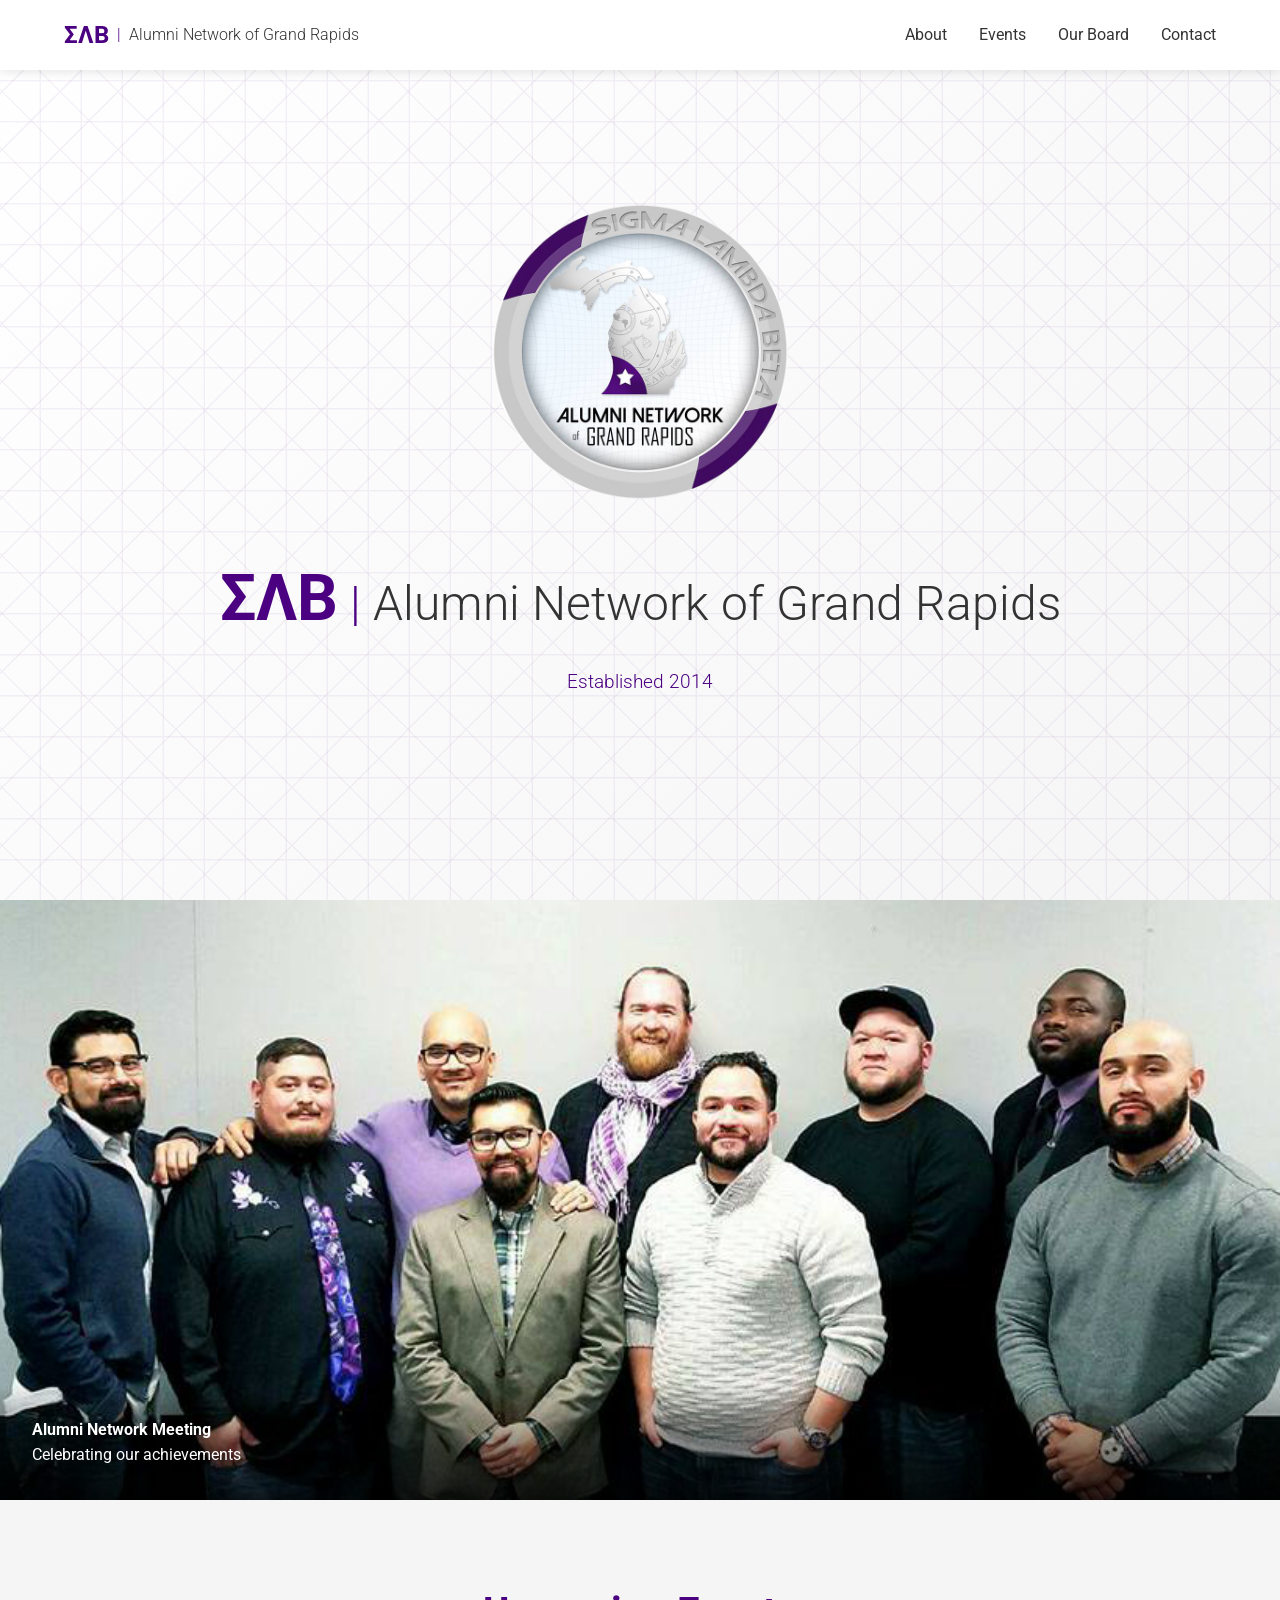
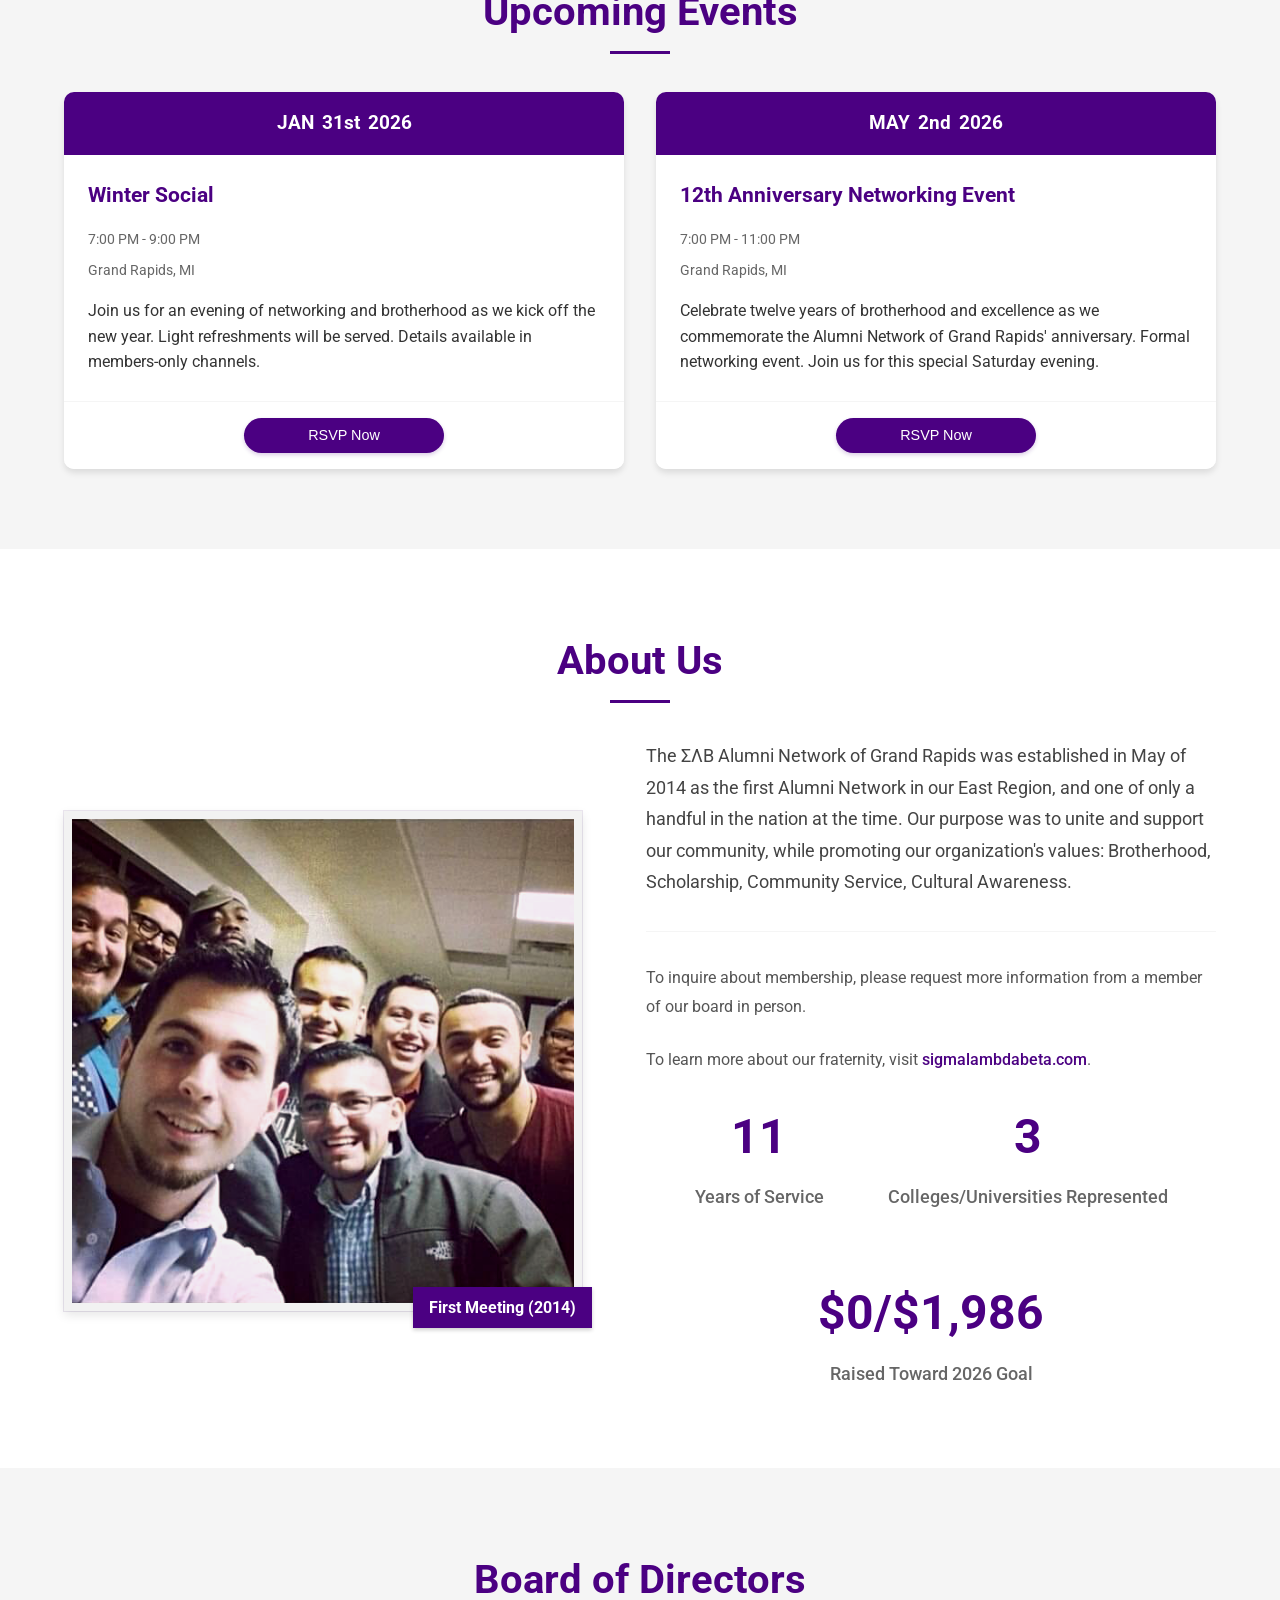
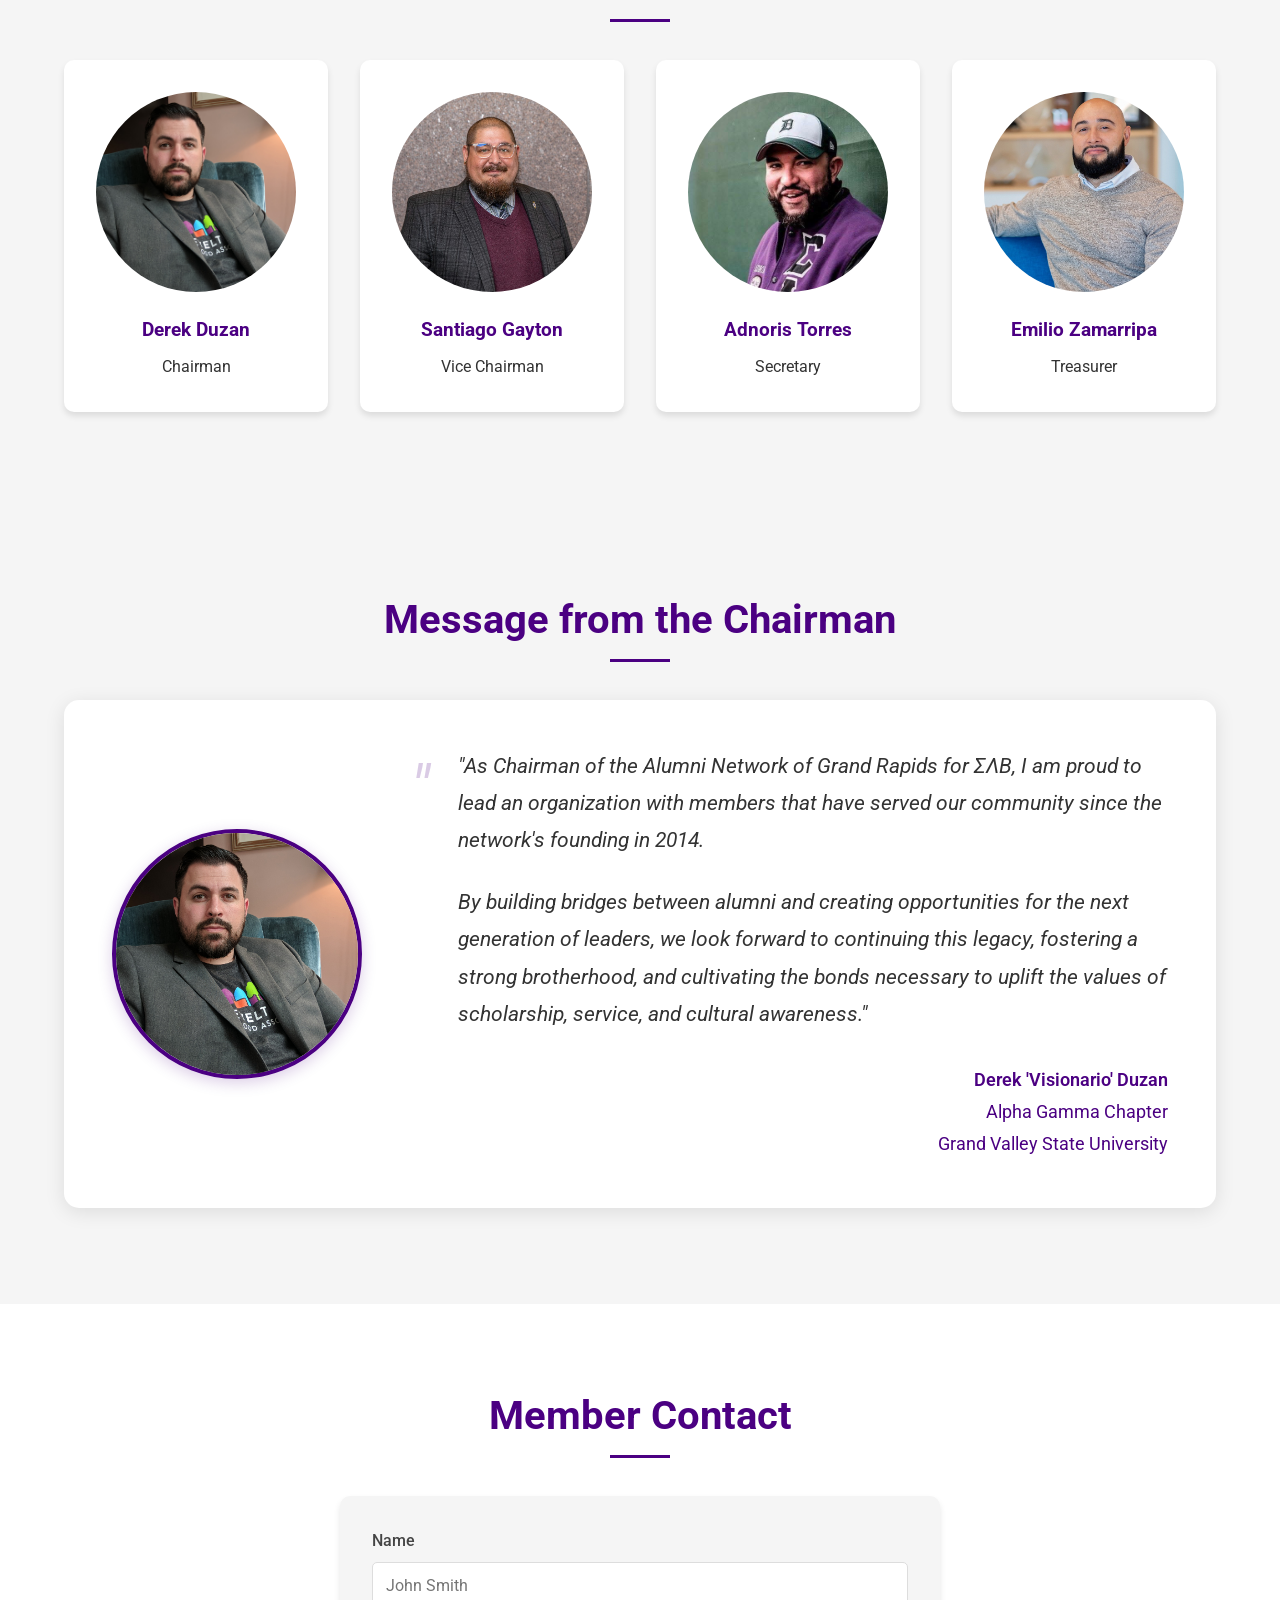
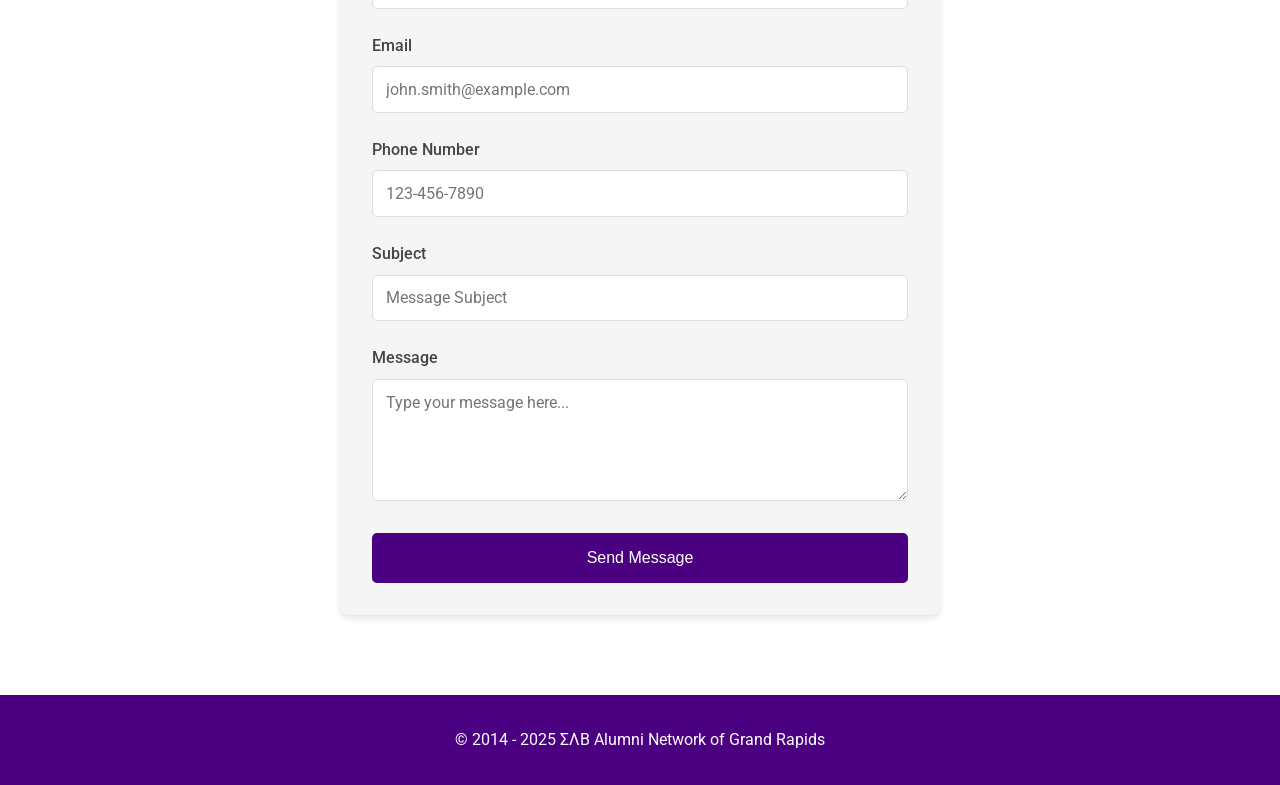
<file: index.html>
<!DOCTYPE html>
<html lang="en">
<head>
    <meta charset="UTF-8">
    <meta name="viewport" content="width=device-width, initial-scale=1.0">
    <title>ΣΛΒ | Alumni Network of Grand Rapids</title>
    <link rel="stylesheet" href="styles.css">
    <link rel="preconnect" href="https://fonts.googleapis.com">
    <link rel="preconnect" href="https://fonts.gstatic.com" crossorigin>
    <link href="https://fonts.googleapis.com/css2?family=Roboto:wght@300;400;700&display=swap" rel="stylesheet">
    <script src="script.js" defer></script>
</head>
<body>
    <header>
        <nav class="navbar">
            <div class="logo">
                <span class="greek-letters">ΣΛΒ</span>
                <span class="separator">|</span>
                <span class="network-name">Alumni Network of Grand Rapids</span>
            </div>
            <div class="nav-links">
                <a href="#about">About</a>
                <a href="#events">Events</a>
                <a href="#membership">Our Board</a>
                <a href="#contact">Contact</a>
            </div>
            <div class="menu-toggle">
                <span></span>
                <span></span>
                <span></span>
            </div>
        </nav>
    </header>

    <main>
        <section class="hero">
            <div class="hero-content">
                <img 
                    src="images/logo.png" 
                    alt="ΣΛΒ Alumni Network of Grand Rapids Logo" 
                    class="hero-logo"
                    onload="console.log('Image loaded successfully')"
                    onerror="console.log('Error loading image. Path attempted:', this.src)">
                <h1>
                    <span class="greek-letters">ΣΛΒ</span>
                    <span class="separator">|</span>
                    <span class="network-name">Alumni Network of Grand Rapids</span>
                </h1>
                <p class="subtitle">Established 2014</p>
            </div>
        </section>

        <section class="gallery" id="events">
            <div class="container">
                <div class="carousel-container">
                    <div class="carousel-track-container">
                        <div class="carousel-track">
                            <!-- Original slides -->
                            <div class="carousel-slide">
                                <img src="images/about.png" alt="Alumni Network Meeting">
                                <div class="carousel-caption">
                                    <h4>Alumni Network Meeting</h4>
                                    <p>Celebrating our achievements</p>
                                </div>
                            </div>
                            <div class="carousel-slide">
                                <img src="images/meeting3.jpg" alt="Volunteering">
                                <div class="carousel-caption">
                                    <h4>Volunteering</h4>
                                    <p>Supporting the next generation</p>
                                </div>
                            </div>
                            <div class="carousel-slide">
                                <img src="images/volunteer1.png" alt="Volunteering with Laker Familia">
                                <div class="carousel-caption">
                                    <h4>Community Service</h4>
                                    <p>Volunteering with Laker Familia at GVSU</p>
                                </div>
                            </div>
                            <div class="carousel-slide">
                                <img src="images/holidayparty.png" alt="Holiday Party">
                                <div class="carousel-caption">
                                    <h4>Holiday Gathering</h4>
                                    <p>Brothers celebrating the season together in Grand Rapids</p>
                                </div>
                            </div>
                            <div class="carousel-slide">
                                <img src="images/meeting2.jpg" alt="Brother Social">
                                <div class="carousel-caption">
                                    <h4>Brother Social</h4>
                                    <p>Growing together professionally</p>
                                </div>
                            </div>
                            <!-- Original slide -->
                            <div class="carousel-slide">
                                <img src="images/fundraise1.png" alt="Fundraiser for Clubhouse International">
                                <div class="carousel-caption">
                                    <h4>Philanthropy</h4>
                                    <p>Fundraising event supporting Clubhouse International</p>
                                </div>
                            </div>
                            <!-- Duplicate all slides for seamless loop -->
                            <div class="carousel-slide">
                                <img src="images/about.png" alt="Alumni Network Meeting">
                                <div class="carousel-caption">
                                    <h4>Alumni Network Meeting</h4>
                                    <p>Celebrating our achievements</p>
                                </div>
                            </div>
                            <div class="carousel-slide">
                                <img src="images/meeting3.jpg" alt="Volunteering">
                                <div class="carousel-caption">
                                    <h4>Volunteering</h4>
                                    <p>Supporting the next generation</p>
                                </div>
                            </div>
                            <div class="carousel-slide">
                                <img src="images/volunteer2.jpg" alt="Volunteering Event">
                                <div class="carousel-caption">
                                    <h4>Community Outreach</h4>
                                    <p>Brothers giving back to West Michigan</p>
                                </div>
                            </div>
                            <div class="carousel-slide">
                                <img src="images/holidayparty.png" alt="Holiday Party">
                                <div class="carousel-caption">
                                    <h4>Holiday Gathering</h4>
                                    <p>Brothers celebrating the season together in Grand Rapids</p>
                                </div>
                            </div>
                            <div class="carousel-slide">
                                <img src="images/meeting2.jpg" alt="Brother Social">
                                <div class="carousel-caption">
                                    <h4>Brother Social</h4>
                                    <p>Growing together professionally</p>
                                </div>
                            </div>
                            <div class="carousel-slide">
                                <img src="images/meeting3.jpg" alt="Volunteering">
                                <div class="carousel-caption">
                                    <h4>Volunteering</h4>
                                    <p>Supporting the next generation</p>
                                </div>
                            </div>
                            <div class="carousel-slide">
                                <img src="images/about.png" alt="Alumni Network Meeting">
                                <div class="carousel-caption">
                                    <h4>Alumni Network Meeting</h4>
                                    <p>Celebrating our achievements</p>
                                </div>
                            </div>
                            <div class="carousel-slide">
                                <img src="images/fundraise1.png" alt="Fundraiser for Clubhouse International">
                                <div class="carousel-caption">
                                    <h4>Philanthropy</h4>
                                    <p>Fundraising event supporting Clubhouse International</p>
                                </div>
                            </div>
                        </div>
                    </div>
                </div>
            </div>
        </section>

        <section class="upcoming-events">
            <div class="container">
                <h2>Upcoming Events</h2>
                <div class="events-grid">
                    <div class="event-card">
                        <div class="event-date">
                            <span class="month">JAN</span>
                            <span class="day">31st</span>
                            <span class="year">2026</span>
                        </div>
                        <div class="event-details">
                            <h3>Winter Social</h3>
                            <p class="event-time"><i class="far fa-clock"></i> 7:00 PM - 9:00 PM</p>
                            <p class="event-location"><i class="fas fa-map-marker-alt"></i> Grand Rapids, MI</p>
                            <p class="event-description">Join us for an evening of networking and brotherhood as we kick off the new year. Light refreshments will be served. Details available in members-only channels.</p>
                        </div>
                        <div class="event-actions">
                            <button class="rsvp-btn" onclick="handleRSVP(this)" 
                                data-event-name="Winter Social Mixer" 
                                data-event-date="2026-01-31" 
                                data-event-time="19:00" 
                                data-event-location="Grand Rapids, MI">RSVP Now</button>
                        </div>
                    </div>
                    <div class="event-card">
                        <div class="event-date">
                            <span class="month">MAY</span>
                            <span class="day">2nd</span>
                            <span class="year">2026</span>
                        </div>
                        <div class="event-details">
                            <h3>12th Anniversary Networking Event</h3>
                            <p class="event-time"><i class="far fa-clock"></i> 7:00 PM - 11:00 PM</p>
                            <p class="event-location"><i class="fas fa-map-marker-alt"></i> Grand Rapids, MI</p>
                            <p class="event-description">Celebrate twelve years of brotherhood and excellence as we commemorate the Alumni Network of Grand Rapids' anniversary. Formal networking event. Join us for this special Saturday evening.</p>
                        </div>
                        <div class="event-actions">
                            <button class="rsvp-btn" onclick="handleRSVP(this)"
                                data-event-name="12th Anniversary Gala"
                                data-event-date="2026-05-02"
                                data-event-time="19:00"
                                data-event-location="Grand Rapids, MI">RSVP Now</button>
                        </div>
                    </div>
                </div>
            </div>
        </section>

        <section class="about" id="about">
            <div class="container">
                <h2>About Us</h2>
                <div class="about-content">
                    <div class="about-image">
                        <img src="images/about2.png" alt="Brotherhood Community Service">
                    </div>
                    <div class="about-main">
                        <div class="about-text">
                            <p>The ΣΛΒ Alumni Network of Grand Rapids was established in May of 2014 as the first Alumni Network in our East Region, and one of only a handful in the nation at the time. Our purpose was to unite and support our community, while promoting our organization's values: Brotherhood, Scholarship, Community Service, Cultural Awareness.</p>
                            <div class="membership-info">
                                <p>To inquire about membership, please request more information from a member of our board in person.</p>
                                <p>To learn more about our fraternity, visit <a href="https://sigmalambdabeta.com" target="_blank" rel="noopener noreferrer">sigmalambdabeta.com</a>.</p>
                            </div>
                        </div>
                        <div class="about-stats">
                            <div class="stat-item">
                                <span class="stat-number">11</span>
                                <span class="stat-label">Years of Service</span>
                            </div>
                            <div class="stat-item">
                                <span class="stat-number">3</span>
                                <span class="stat-label">Colleges/Universities Represented</span>
                            </div>
                            <div class="stat-item">
                                <span class="stat-number">$0/$1,986</span>
                                <span class="stat-label">Raised Toward 2026 Goal</span>
                            </div>
                        </div>
                    </div>
                </div>
            </div>
        </section>

        <section class="board" id="membership">
            <div class="container">
                <h2>Board of Directors</h2>
                <div class="board-grid">
                    <div class="board-member">
                        <img src="images/chairman.jpg" alt="Chairman">
                        <h3>Derek Duzan</h3>
                        <p>Chairman</p>
                    </div>
                    <div class="board-member">
                        <img src="images/vicechairman.png" alt="Vice Chairman">
                        <h3>Santiago Gayton</h3>
                        <p>Vice Chairman</p>
                    </div>
                    <div class="board-member">
                        <img src="images/secretary.png" alt="Secretary">
                        <h3>Adnoris Torres</h3>
                        <p>Secretary</p>
                    </div>
                    <div class="board-member">
                        <img src="images/treasurer.png" alt="Treasurer">
                        <h3>Emilio Zamarripa</h3>
                        <p>Treasurer</p>
                    </div>
                </div>
            </div>
        </section>

        <section class="chairman-message">
            <div class="container">
                <h2>Message from the Chairman</h2>
                <div class="message-content">
                    <img src="images/chairman.jpg" alt="Chairman" class="chairman-photo">
                    <blockquote>
                        <p>"As Chairman of the Alumni Network of Grand Rapids for ΣΛΒ, I am proud to lead an organization with members that have served our community since the network's founding in 2014.</p>
                        <p>By building bridges between alumni and creating opportunities for the next generation of leaders, we look forward to continuing this legacy, fostering a strong brotherhood, and cultivating the bonds necessary to uplift the values of scholarship, service, and cultural awareness."</p>
                        <footer>
                            <strong>Derek 'Visionario' Duzan</strong><br>
                            Alpha Gamma Chapter<br>
                            Grand Valley State University
                        </footer>
                    </blockquote>
                </div>
            </div>
        </section>

        <section class="contact" id="contact">
            <div class="container">
                <h2>Member Contact</h2>
                <div class="contact-content">
                    <form class="contact-form" id="contactForm" onsubmit="sendEmail(event)">
                        <div class="form-group">
                            <label for="name">Name</label>
                            <input type="text" id="name" name="name" placeholder="John Smith" required>
                        </div>
                        <div class="form-group">
                            <label for="email">Email</label>
                            <input type="email" id="email" name="email" placeholder="john.smith@example.com" required>
                        </div>
                        <div class="form-group">
                            <label for="phone">Phone Number</label>
                            <input type="tel" id="phone" name="phone" pattern="[0-9]{3}-[0-9]{3}-[0-9]{4}" placeholder="123-456-7890" required>
                        </div>
                        <div class="form-group">
                            <label for="subject">Subject</label>
                            <input type="text" id="subject" name="subject" placeholder="Message Subject" required>
                        </div>
                        <div class="form-group">
                            <label for="message">Message</label>
                            <textarea id="message" name="message" rows="5" placeholder="Type your message here..." required></textarea>
                        </div>
                        <button type="submit" class="submit-btn">Send Message</button>
                    </form>
                </div>
            </div>
        </section>
    </main>

    <footer>
        <p>&copy; 2014 - 2025 ΣΛΒ Alumni Network of Grand Rapids</p>
    </footer>

    <button class="back-to-top" onclick="window.scrollTo({top: 0, behavior: 'smooth'})">
        ↑
    </button>

    <script>
        // Show/hide back to top button based on scroll position
        window.addEventListener('scroll', function() {
            const backToTop = document.querySelector('.back-to-top');
            if (window.scrollY > 300) {
                backToTop.classList.add('visible');
            } else {
                backToTop.classList.remove('visible');
            }
        });
    </script>
</body>
</html>
</file>
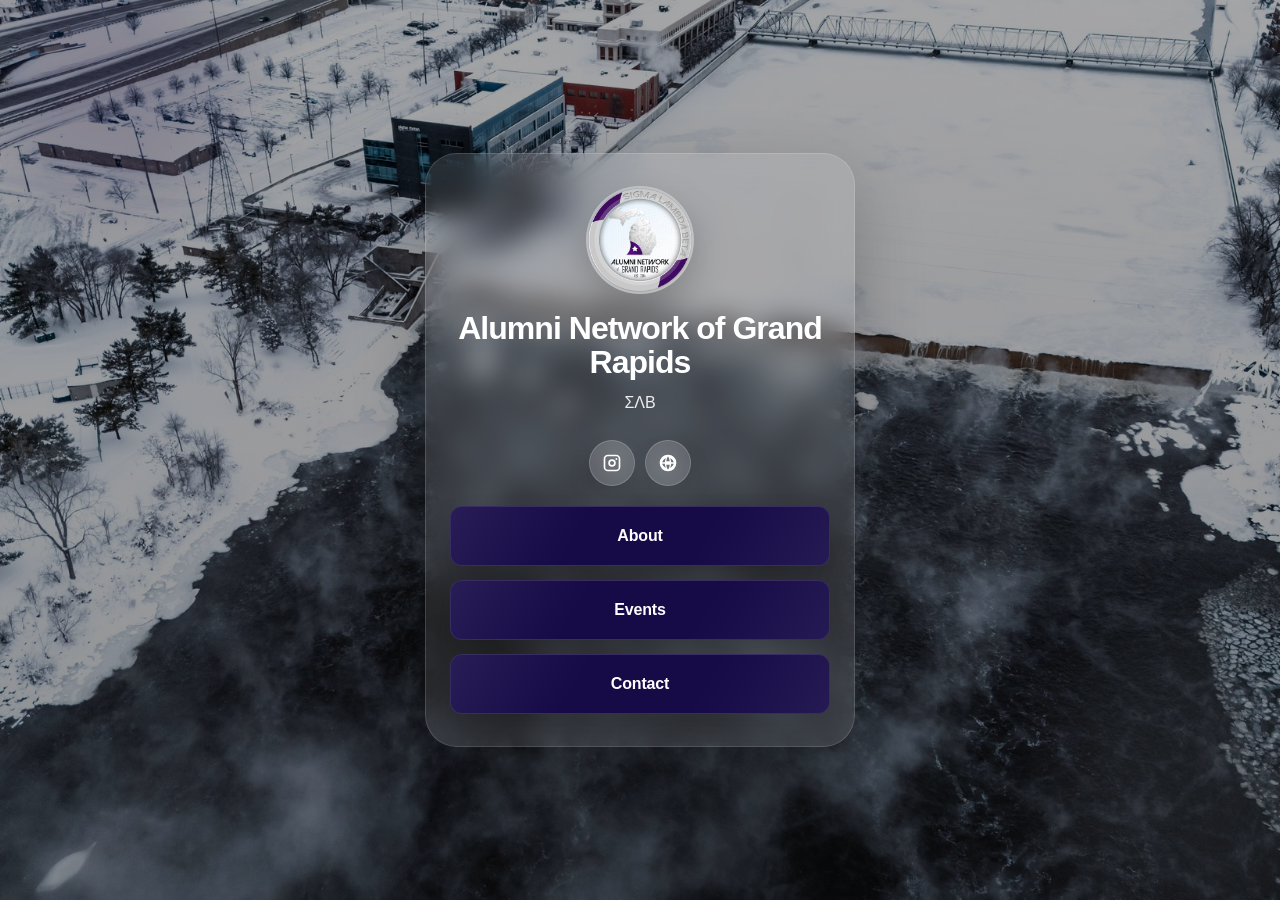
<file: landing/index.html>
<!DOCTYPE html>
<html lang="en">
<head>
  <meta charset="UTF-8" />
  <meta name="viewport" content="width=device-width, initial-scale=1.0" />
  <title>Alumni Network of Grand Rapids</title>
  <style>
    * { box-sizing: border-box; }
    html, body { margin: 0; min-height: 100%; }
    body {
      font-family: Inter, Arial, sans-serif;
      color: #ffffff;
      background: linear-gradient(rgba(0,0,0,.35), rgba(0,0,0,.42)), url('assets/background.jpg') center/cover no-repeat, linear-gradient(135deg, rgba(17, 24, 39, 0.92), rgba(65, 70, 82, 0.72));
      min-height: 100vh;
      display: flex;
      align-items: center;
      justify-content: center;
      padding: 28px;
      position: relative;
      overflow-x: hidden;
    }
    body::before,
    body::after {
      content: "";
      position: fixed;
      border-radius: 999px;
      filter: blur(40px);
      pointer-events: none;
      opacity: .18;
    }
    body::before {
      width: 260px;
      height: 260px;
      background: #160a47;
      top: -40px;
      left: -20px;
    }
    body::after {
      width: 300px;
      height: 300px;
      background: #585d68;
      right: -60px;
      bottom: -40px;
    }
    .page {
      width: 100%;
      max-width: 430px;
      padding: 32px 24px;
      border-radius: 32px;
      border: 1px solid rgba(255,255,255,.14);
      background: linear-gradient(180deg, rgba(255,255,255,.12), rgba(255,255,255,.06));
      box-shadow: 0 28px 70px rgba(0,0,0,.24);
      backdrop-filter: blur(14px);
      -webkit-backdrop-filter: blur(14px);
      background: rgba(255,255,255,0.10);
      text-align: center;
      position: relative;
      z-index: 1;
    }
    .logo {
      width: 108px;
      height: 108px;
      margin: 0 auto 18px;
      border-radius: 999px;
      overflow: hidden;
      border: 2px solid rgba(255,255,255,.22);
      box-shadow: 0 16px 36px rgba(0,0,0,.22);
      background: rgba(255,255,255,.12);
    }
    .logo img {
      display: block;
      width: 100%;
      height: 100%;
      object-fit: cover;
    }
    h1 {
      margin: 0 0 12px;
      font-size: 2rem;
      line-height: 1.05;
      letter-spacing: -.03em;
    }
    p {
      margin: 0 auto 24px;
      line-height: 1.55;
      white-space: pre-wrap;
      color: rgba(255,255,255,.9);
      max-width: 28ch;
    }
    .socials {
      display: flex;
      flex-wrap: wrap;
      justify-content: center;
      gap: 10px;
      margin: 0 0 20px;
    }
    .social-link {
      width: 46px;
      height: 46px;
      border-radius: 999px;
      display: inline-flex;
      align-items: center;
      justify-content: center;
      text-decoration: none;
      color: #ffffff;
      background: rgba(255,255,255,.12);
      border: 1px solid rgba(255,255,255,.18);
      backdrop-filter: blur(10px);
      box-shadow: 0 12px 24px rgba(0,0,0,.12);
      transition: transform .18s ease, opacity .18s ease, box-shadow .18s ease;
    }
    .social-link:hover {
      transform: translateY(-2px);
      opacity: .95;
      box-shadow: 0 16px 30px rgba(0,0,0,.16);
    }
    .social-link svg {
      width: 20px;
      height: 20px;
      fill: currentColor;
    }
    .links {
      display: grid;
      gap: 14px;
    }
    .link-btn {
      display: flex;
      align-items: center;
      justify-content: center;
      min-height: 60px;
      padding: 14px 18px;
      text-decoration: none;
      font-weight: 800;
      letter-spacing: -.01em;
      border-radius: 12px;
      background: #160a47;
      color: #ffffff;
      border: 1px solid rgba(255,255,255,.14);
      box-shadow: 0 14px 24px rgba(0,0,0,.16);
      transition: transform .22s ease, box-shadow .22s ease, opacity .22s ease, border-color .22s ease;
      position: relative;
      overflow: hidden;
    }
    .link-btn::before {
      content: "";
      position: absolute;
      inset: 0;
      background: linear-gradient(120deg, rgba(255,255,255,0.14), transparent 35%, transparent 65%, rgba(255,255,255,0.12));
      opacity: .55;
      pointer-events: none;
    }
    .label-stack {
      display: block;
      line-height: 1.1;
      transition: transform .24s ease;
      position: relative;
      z-index: 1;
    }
    .label-stack.dual {
      display: inline-grid;
    }
    .label-stack span {
      display: block;
      min-height: 1.15em;
    }
    .link-btn.hover-lift:hover,
    .link-btn.hover-lift-scroll:hover {
      transform: translateY(-4px);
      box-shadow: 0 18px 34px rgba(0,0,0,.22);
    }
    .link-btn.hover-scroll-text:hover .label-stack.dual,
    .link-btn.hover-lift-scroll:hover .label-stack.dual {
      transform: translateY(-1.15em);
    }
    .link-btn.shadow-strong {
      box-shadow: 0 22px 34px rgba(0,0,0,.22);
    }
    .link-btn.shadow-glow {
      box-shadow: 0 0 0 rgba(0,0,0,0), 0 0 28px rgba(255,255,255,.14);
      border-color: rgba(255,255,255,.22);
    }
  </style>
</head>
<body>
  <main class="page">
    <div class="logo"><img src="assets/logo.png" alt="Alumni Network of Grand Rapids" /></div>
    <h1>Alumni Network of Grand Rapids</h1>
    <p>ΣΛΒ</p>
    <section class="socials">
      <a class="social-link" href="https://www.instagram.com/slb.gr" target="_blank" rel="noopener noreferrer" aria-label="instagram"><svg viewBox="0 0 24 24" aria-hidden="true"><path d="M7 2h10a5 5 0 0 1 5 5v10a5 5 0 0 1-5 5H7a5 5 0 0 1-5-5V7a5 5 0 0 1 5-5Zm10 2H7a3 3 0 0 0-3 3v10a3 3 0 0 0 3 3h10a3 3 0 0 0 3-3V7a3 3 0 0 0-3-3Zm-5 3.5A4.5 4.5 0 1 1 7.5 12 4.5 4.5 0 0 1 12 7.5Zm0 2A2.5 2.5 0 1 0 14.5 12 2.5 2.5 0 0 0 12 9.5Zm5.25-3.4a1.15 1.15 0 1 1-1.15 1.15 1.15 1.15 0 0 1 1.15-1.15Z"/></svg></a>
      <a class="social-link" href="https://slbgr.com/" target="_blank" rel="noopener noreferrer" aria-label="website"><svg viewBox="0 0 24 24" aria-hidden="true"><path d="M12 2a10 10 0 1 0 10 10A10 10 0 0 0 12 2Zm6.93 9h-3.05a15.8 15.8 0 0 0-1.38-5A8.03 8.03 0 0 1 18.93 11ZM12 4.07c.9 1.1 1.76 3.05 2.07 5.93H9.93C10.24 7.12 11.1 5.17 12 4.07ZM4.98 13h3.14a15.8 15.8 0 0 0 1.38 5A8.03 8.03 0 0 1 4.98 13Zm3.14-2H4.98a8.03 8.03 0 0 1 4.52-5 15.8 15.8 0 0 0-1.38 5Zm3.88 8.93c-.9-1.1-1.76-3.05-2.07-5.93h4.14c-.31 2.88-1.17 4.83-2.07 5.93ZM14.5 18a15.8 15.8 0 0 0 1.38-5h3.05a8.03 8.03 0 0 1-4.43 5Z"/></svg></a>
    </section>
    <section class="links">
      <a class="link-btn hover-lift shadow-strong" href="https://slbgr.com/#:~:text=About%20Us" target="_blank" rel="noopener noreferrer"><span class="label-stack">About</span></a>
      <a class="link-btn hover-lift shadow-strong" href="https://slbgr.com/#:~:text=Upcoming%20Events" target="_blank" rel="noopener noreferrer"><span class="label-stack">Events</span></a>
      <a class="link-btn hover-lift shadow-strong" href="https://slbgr.com/#:~:text=Member%20Contact" target="_blank" rel="noopener noreferrer"><span class="label-stack">Contact</span></a>
    </section>
  </main>
</body>
</html>
</file>
<file: styles.css>
:root {
    --purple: #4B0082;
    --purple-light: #6A1B9A;
    --white: #ffffff;
    --gray-light: #f5f5f5;
}

* {
    margin: 0;
    padding: 0;
    box-sizing: border-box;
}

body {
    font-family: 'Roboto', sans-serif;
    background-color: var(--white);
    color: #333;
    line-height: 1.6;
}

.navbar {
    display: flex;
    justify-content: space-between;
    align-items: center;
    padding: 1rem 5%;
    background-color: var(--white);
    box-shadow: 0 2px 10px rgba(0, 0, 0, 0.1);
    position: fixed;
    width: 100%;
    top: 0;
    z-index: 1000;
}

.logo {
    display: flex;
    align-items: center;
    gap: 0.5rem;
}

.greek-letters {
    font-size: 1.5rem;
    font-weight: 700;
    color: var(--purple);
}

.separator {
    color: var(--purple);
    font-weight: 300;
}

.network-name {
    font-weight: 300;
}

.nav-links {
    display: flex;
    gap: 2rem;
}

.nav-links a {
    text-decoration: none;
    color: #333;
    font-weight: 400;
    transition: color 0.3s ease;
}

.nav-links a:hover {
    color: var(--purple);
}

.menu-toggle {
    display: none;
    flex-direction: column;
    gap: 6px;
    cursor: pointer;
}

.menu-toggle span {
    width: 25px;
    height: 2px;
    background-color: var(--purple);
    transition: all 0.3s ease;
}

.hero {
    height: 100vh;
    display: flex;
    flex-direction: column;
    justify-content: center;
    align-items: center;
    text-align: center;
    padding: 0 1rem;
    background: linear-gradient(135deg, var(--white) 0%, var(--gray-light) 100%);
    position: relative;
    overflow: hidden;
}

.hero::before {
    content: '';
    position: absolute;
    top: 0;
    left: 0;
    right: 0;
    bottom: 0;
    background: 
        repeating-linear-gradient(90deg, 
            transparent 0px,
            transparent 39px,
            var(--purple) 40px,
            var(--purple) 41px
        ),
        repeating-linear-gradient(0deg,
            transparent 0px,
            transparent 39px,
            var(--purple) 40px,
            var(--purple) 41px
        );
    opacity: 0.05;
    animation: gridMove 20s linear infinite;
}

.hero::after {
    content: '';
    position: absolute;
    top: 0;
    left: 0;
    right: 0;
    bottom: 0;
    background: 
        repeating-linear-gradient(45deg,
            transparent 0px,
            transparent 39px,
            var(--purple) 40px,
            var(--purple) 41px
        ),
        repeating-linear-gradient(-45deg,
            transparent 0px,
            transparent 39px,
            var(--purple) 40px,
            var(--purple) 41px
        );
    opacity: 0.05;
    animation: gridMove 15s linear infinite reverse;
}

@keyframes gridMove {
    0% {
        transform: translateX(0) translateY(0);
    }
    100% {
        transform: translateX(40px) translateY(40px);
    }
}

.hero-content {
    position: relative;
    z-index: 1;
}

.hero h1 {
    font-size: 3rem;
    margin-bottom: 1rem;
}

.hero .greek-letters {
    font-size: 4rem;
}

.subtitle {
    font-size: 1.2rem;
    color: var(--purple);
    font-weight: 300;
}

footer {
    text-align: center;
    padding: 2rem;
    background-color: var(--purple);
    color: var(--white);
}

/* Add these new styles before the media queries */

.container {
    max-width: 1200px;
    margin: 0 auto;
    padding: 0 1.5rem;
}

section {
    padding: 5rem 0;
}

section h2 {
    text-align: center;
    color: var(--purple);
    font-size: 2.5rem;
    margin-bottom: 3rem;
    position: relative;
}

section h2::after {
    content: '';
    position: absolute;
    bottom: -10px;
    left: 50%;
    transform: translateX(-50%);
    width: 60px;
    height: 3px;
    background-color: var(--purple);
}

/* Chairman Message Section */
.chairman-message {
    background-color: var(--gray-light);
    padding: 6rem 0;
}

.message-content {
    display: flex;
    gap: 4rem;
    align-items: center;
    background: var(--white);
    padding: 3rem;
    border-radius: 15px;
    box-shadow: 0 4px 20px rgba(0, 0, 0, 0.1);
}

.chairman-photo {
    width: 250px;
    height: 250px;
    object-fit: cover;
    border-radius: 50%;
    border: 4px solid var(--purple);
    box-shadow: 0 4px 15px rgba(75, 0, 130, 0.2);
    flex-shrink: 0;
}

blockquote {
    font-size: 1.3rem;
    line-height: 1.8;
    color: #333;
    font-style: italic;
    position: relative;
    padding-left: 2rem;
}

blockquote::before {
    content: '"';
    font-size: 4rem;
    color: var(--purple);
    position: absolute;
    left: -1rem;
    top: -1rem;
    opacity: 0.2;
}

blockquote footer {
    margin-top: 1.5rem;
    color: var(--purple);
    font-style: normal;
    font-size: 1.1rem;
    text-align: right;
    background: none;
    padding: 0;
}

blockquote footer strong {
    font-weight: 600;
}

blockquote p {
    margin-bottom: 1.5rem;
}

blockquote p:last-of-type {
    margin-bottom: 2rem;
}

/* Board Section */
.board {
    background-color: var(--gray-light);
}

.board-grid {
    display: grid;
    grid-template-columns: repeat(auto-fit, minmax(250px, 1fr));
    gap: 2rem;
}

.board-member {
    text-align: center;
    background: var(--white);
    padding: 2rem;
    border-radius: 10px;
    box-shadow: 0 4px 6px rgba(0, 0, 0, 0.1);
    transition: transform 0.3s ease;
    position: relative;
    overflow: hidden;
}

.board-member:hover {
    transform: translateY(-5px);
}

.board-member img {
    width: 200px;
    height: 200px;
    border-radius: 50%;
    margin-bottom: 1rem;
    object-fit: cover;
}

.board-member h3 {
    color: var(--purple);
    margin-bottom: 0.5rem;
}

.board-member .member-overlay {
    position: absolute;
    bottom: -100%;
    left: 0;
    right: 0;
    background: rgba(75, 0, 130, 0.9);
    color: white;
    padding: 2rem;
    transition: bottom 0.3s ease-in-out;
}

.board-member:hover .member-overlay {
    bottom: 0;
}

/* Gallery Section */
.gallery {
    background-color: var(--white);
    padding: 0;
}

.gallery .container {
    max-width: none;
    padding: 0;
}

.carousel-container {
    position: relative;
    width: 100%;
    margin: 0;
    overflow: hidden;
}

.gallery h2 {
    display: none;
}

.carousel-track-container {
    position: relative;
    height: 600px;
    margin: 0;
    overflow: hidden;
    background-color: black;
}

.carousel-track {
    position: relative;
    height: 100%;
    display: flex;
    animation: scroll 80s linear infinite;
    transform: translateX(0);
    will-change: transform;
}

.carousel-slide {
    position: relative;
    min-width: 100%;
    height: 100%;
    flex-shrink: 0;
    background-color: black;
    cursor: pointer;
}

.carousel-slide img {
    width: 100%;
    height: 100%;
    object-fit: cover;
    object-position: center 30%;
}

.carousel-caption {
    position: absolute;
    bottom: 0;
    left: 0;
    right: 0;
    padding: 2rem;
    background: linear-gradient(transparent, rgba(0, 0, 0, 0.8));
    color: var(--white);
}

@keyframes scroll {
    0% {
        transform: translateX(0);
    }
    100% {
        transform: translateX(-600%);
    }
}

/* Remove the carousel buttons and indicators */
.carousel-button, .carousel-nav {
    display: none;
}

@media (max-width: 768px) {
    .carousel-track-container {
        height: 300px;
    }
}

/* Update Mobile Responsive Design */
@media (max-width: 768px) {
    .nav-links {
        display: none;
    }

    .menu-toggle {
        display: flex;
    }

    .menu-toggle.active span:nth-child(1) {
        transform: rotate(45deg) translate(5px, 5px);
    }

    .menu-toggle.active span:nth-child(2) {
        opacity: 0;
    }

    .menu-toggle.active span:nth-child(3) {
        transform: rotate(-45deg) translate(7px, -6px);
    }

    .hero h1 {
        font-size: 2rem;
        display: flex;
        flex-direction: column;
        gap: 0.5rem;
    }

    .hero .greek-letters {
        font-size: 3rem;
        line-height: 1.2;
    }

    .hero .separator {
        display: none;
    }

    .logo {
        flex-direction: row;
        align-items: center;
        flex-wrap: wrap;
        gap: 0.5rem;
    }

    .logo .network-name {
        font-size: 0.9rem;
    }

    .navbar {
        padding: 1rem 1.5rem;
    }

    .message-content {
        flex-direction: column;
        text-align: center;
    }

    .chairman-photo {
        width: 200px;
        height: 200px;
    }

    blockquote {
        font-size: 1.1rem;
    }

    section h2 {
        font-size: 2rem;
    }

    .gallery-grid {
        grid-template-columns: 1fr;
    }

    .board-grid {
        grid-template-columns: 1fr;
    }

    section {
        padding: 3rem 0;
    }
} 

/* Add these new styles for mobile menu */
.nav-links.active {
    display: flex;
    flex-direction: column;
    position: absolute;
    top: 100%;
    left: 0;
    width: 100%;
    background-color: var(--white);
    padding: 1rem;
    box-shadow: 0 2px 10px rgba(0, 0, 0, 0.1);
    text-align: center;
    gap: 1rem;
}

.nav-links.active a {
    padding: 0.5rem 0;
    width: 100%;
    border-bottom: 1px solid var(--gray-light);
}

.nav-links.active a:last-child {
    border-bottom: none;
} 

/* About Section */
.about {
    background-color: var(--white);
    position: relative;
    overflow: hidden;
}

.about-content {
    display: flex;
    gap: 4rem;
    align-items: center;
}

.about-image {
    flex: 0 0 45%;
    position: relative;
}

.about-image img {
    width: 100%;
    height: 500px;
    object-fit: cover;
    box-shadow: 0 4px 10px rgba(0, 0, 0, 0.1);
    filter: sepia(20%) contrast(1.1) brightness(0.95);
    border: 8px solid var(--white);
    box-shadow: 
        0 4px 10px rgba(0, 0, 0, 0.1),
        0 0 0 1px rgba(75, 0, 130, 0.1);
    position: relative;
}

.about-image::after {
    content: 'First Meeting (2014)';
    position: absolute;
    bottom: -10px;
    right: -10px;
    background: var(--purple);
    color: var(--white);
    padding: 0.5rem 1rem;
    font-weight: 700;
    font-size: 1rem;
    box-shadow: 0 2px 4px rgba(0, 0, 0, 0.2);
    white-space: nowrap;
}

.about-main {
    flex: 1;
}

.about-text {
    max-width: 100%;
    text-align: left;
}

.about-text p {
    margin-bottom: 1.5rem;
    font-size: 1.1rem;
    color: #444;
    line-height: 1.8;
}

.about-stats {
    display: flex;
    justify-content: center;
    gap: 4rem;
    flex-wrap: wrap;
}

.stat-item {
    display: flex;
    flex-direction: column;
    align-items: center;
    text-align: center;
}

.stat-number {
    font-size: 3rem;
    font-weight: 700;
    color: var(--purple);
    margin-bottom: 0.5rem;
}

.stat-label {
    font-size: 1.1rem;
    color: #666;
    font-weight: 500;
}

/* Update mobile styles */
@media (max-width: 768px) {
    .about-content {
        flex-direction: column;
        gap: 2rem;
    }

    .about-image {
        flex: 0 0 100%;
    }

    .about-image img {
        height: 300px;
    }

    .about-text {
        text-align: left;
    }

    .about-stats {
        gap: 2rem;
    }

    .stat-number {
        font-size: 2.5rem;
    }

    .stat-label {
        font-size: 1rem;
    }

    .about-text p {
        font-size: 1rem;
        text-align: left;
    }
} 

/* Upcoming Events Section */
.upcoming-events {
    background-color: var(--gray-light);
    padding: 5rem 0;
}

.upcoming-events::before {
    display: none;
}

.upcoming-events .container {
    position: relative;
    z-index: 1;
}

.events-grid {
    display: grid;
    grid-template-columns: repeat(auto-fit, minmax(300px, 1fr));
    gap: 2rem;
    margin-top: 2rem;
}

.event-card {
    background: var(--white);
    border-radius: 10px;
    overflow: hidden;
    box-shadow: 0 4px 6px rgba(0, 0, 0, 0.1);
    display: flex;
    flex-direction: column;
    position: relative;
    padding-bottom: 70px;
    transition: transform 0.3s ease;
}

.event-card:hover {
    transform: translateY(-5px);
}

.event-date {
    background: var(--purple);
    color: var(--white);
    padding: 1rem;
    display: flex;
    flex-direction: row;
    align-items: center;
    justify-content: center;
    gap: 0.5rem;
}

.event-date .month,
.event-date .day,
.event-date .year {
    font-size: 1.2rem;
    font-weight: 700;
    margin: 0;
}

.event-date .day {
    font-size: 1.2rem;
}

.event-details {
    padding: 1.5rem;
    flex: 1;
}

.event-details h3 {
    color: var(--purple);
    margin-bottom: 1rem;
    font-size: 1.3rem;
}

.event-time, .event-location {
    color: #666;
    margin-bottom: 0.5rem;
    font-size: 0.9rem;
}

.event-description {
    margin-top: 1rem;
    line-height: 1.6;
}

/* Mobile Responsive */
@media (max-width: 768px) {
    .event-card {
        flex-direction: column;
    }

    .event-date {
        padding: 0.8rem;
    }

    .event-date .month,
    .event-date .day,
    .event-date .year {
        font-size: 1.1rem;
    }
} 

/* Contact Section */
.contact {
    background-color: var(--white);
    padding: 5rem 0;
}

.contact-content {
    max-width: 600px;
    margin: 0 auto;
}

.contact-form {
    background: var(--gray-light);
    padding: 2rem;
    border-radius: 10px;
    box-shadow: 0 4px 6px rgba(0, 0, 0, 0.1);
}

.form-group {
    margin-bottom: 1.5rem;
}

.form-group label {
    display: block;
    margin-bottom: 0.5rem;
    color: #444;
    font-weight: 500;
}

.form-group input,
.form-group textarea {
    width: 100%;
    padding: 0.8rem;
    border: 1px solid #ddd;
    border-radius: 5px;
    font-size: 1rem;
    font-family: inherit;
}

.form-group textarea {
    resize: vertical;
}

.submit-btn {
    background-color: var(--purple);
    color: var(--white);
    padding: 1rem 2rem;
    border: none;
    border-radius: 5px;
    font-size: 1rem;
    cursor: pointer;
    transition: background-color 0.3s ease;
    width: 100%;
}

.submit-btn:hover {
    background-color: var(--purple-light);
}

/* Mobile Responsive */
@media (max-width: 768px) {
    .contact-form {
        padding: 1.5rem;
    }
} 

.event-actions {
    position: absolute;
    bottom: 0;
    left: 0;
    right: 0;
    padding: 1rem;
    display: flex;
    justify-content: center;
    background: var(--white);
    border-top: 1px solid var(--gray-light);
}

.rsvp-btn {
    padding: 0.6rem 2rem;
    font-size: 0.9rem;
    border: none;
    border-radius: 25px;
    font-weight: 500;
    cursor: pointer;
    transition: all 0.3s ease;
    background-color: var(--purple);
    color: white;
    box-shadow: 0 2px 4px rgba(75, 0, 130, 0.2);
    width: auto;
    min-width: 200px;
}

.rsvp-btn:hover {
    background-color: var(--purple-light);
    transform: translateY(-2px);
    box-shadow: 0 4px 8px rgba(75, 0, 130, 0.3);
}

/* Add loading animations for sections */
@keyframes fadeInUp {
    from {
        opacity: 0;
        transform: translateY(20px);
    }
    to {
        opacity: 1;
        transform: translateY(0);
    }
}

.section-animate {
    opacity: 0;
}

.section-animate.visible {
    animation: fadeInUp 0.6s ease forwards;
} 

.carousel-modal {
    position: fixed;
    top: 0;
    left: 0;
    right: 0;
    bottom: 0;
    background: rgba(0, 0, 0, 0.9);
    display: none;
    justify-content: center;
    align-items: center;
    z-index: 1000;
}

.carousel-modal.active {
    display: flex;
}

.modal-content {
    max-width: 90%;
    max-height: 90vh;
} 

.membership-note {
    background-color: var(--gray-light);
    padding: 1.5rem;
    margin-bottom: 2rem;
    border-radius: 10px;
    font-size: 1.1rem;
    line-height: 1.6;
    color: #444;
} 

.membership-info {
    margin-top: 2rem;
    padding-top: 2rem;
    border-top: 1px solid var(--gray-light);
}

.membership-info p {
    font-size: 1rem;
    color: #555;
}

.membership-info a {
    color: var(--purple);
    text-decoration: none;
    font-weight: 500;
    transition: color 0.3s ease;
}

.membership-info a:hover {
    color: var(--purple-light);
    text-decoration: underline;
} 

.hero-content {
    position: relative;
    transition: transform 0.2s ease-out;
} 

.hero-logo {
    width: min(300px, 30vw);
    min-width: 150px;
    height: auto;
    margin-bottom: clamp(1rem, 3vw, 3rem);
    position: relative;
}

.hero-logo::after {
    content: '';
    position: absolute;
    top: 0;
    right: 0;
    bottom: 0;
    left: 0;
    background: linear-gradient(
        to right,
        transparent 0%,
        rgba(255, 255, 255, 0.8) 50%,
        transparent 100%
    );
    transform: translateX(-100%);
    opacity: 0;
    transition: opacity 0.3s;
}

.hero-logo:hover::after {
    opacity: 1;
    animation: shimmer 1.5s infinite;
}

@keyframes shimmer {
    100% {
        transform: translateX(100%);
    }
}

@media (max-width: 768px) {
    .hero-logo {
        width: min(200px, 40vw);
        min-width: 120px;
    }
    
    .hero h1 {
        font-size: 2rem;
    }
} 

/* Custom positioning for specific images if needed */
.carousel-slide img[src*="meeting2.jpg"] {
    object-position: center 20%;
}

.carousel-slide img[src*="meeting3.jpg"] {
    object-position: center 25%;
} 

.back-to-top {
    position: fixed;
    bottom: 20px;
    right: 20px;
    background-color: var(--purple);
    color: var(--white);
    width: 40px;
    height: 40px;
    border-radius: 50%;
    display: flex;
    justify-content: center;
    align-items: center;
    cursor: pointer;
    opacity: 0;
    visibility: hidden;
    transition: all 0.3s ease;
    box-shadow: 0 2px 6px rgba(0, 0, 0, 0.2);
    z-index: 1000;
}

.back-to-top.visible {
    opacity: 1;
    visibility: visible;
}

.back-to-top:hover {
    background-color: var(--purple-light);
    transform: translateY(-3px);
}

/* Add this to ensure smooth scrolling */
html {
    scroll-behavior: smooth;
} 

/* Add these styles for landscape orientation */
@media (max-height: 500px) {
    .hero {
        height: auto;
        min-height: 100vh;
        padding: 80px 1rem 1rem;
    }

    .hero-content {
        display: flex;
        flex-direction: column;
        justify-content: center;
        gap: 0.5rem;
    }

    /* Option 1: Hide the logo completely */
    .hero-logo {
        display: none;
    }

    /* OR Option 2: Make it very small */
    /*.hero-logo {
        width: 100px;
        margin-bottom: 0.5rem;
    }*/

    .hero h1 {
        font-size: 1.8rem;
        margin-bottom: 0.5rem;
    }

    .hero .greek-letters {
        font-size: 2.2rem;
    }

    .subtitle {
        font-size: 1rem;
        margin-bottom: 0.5rem;
    }
}
</file>
